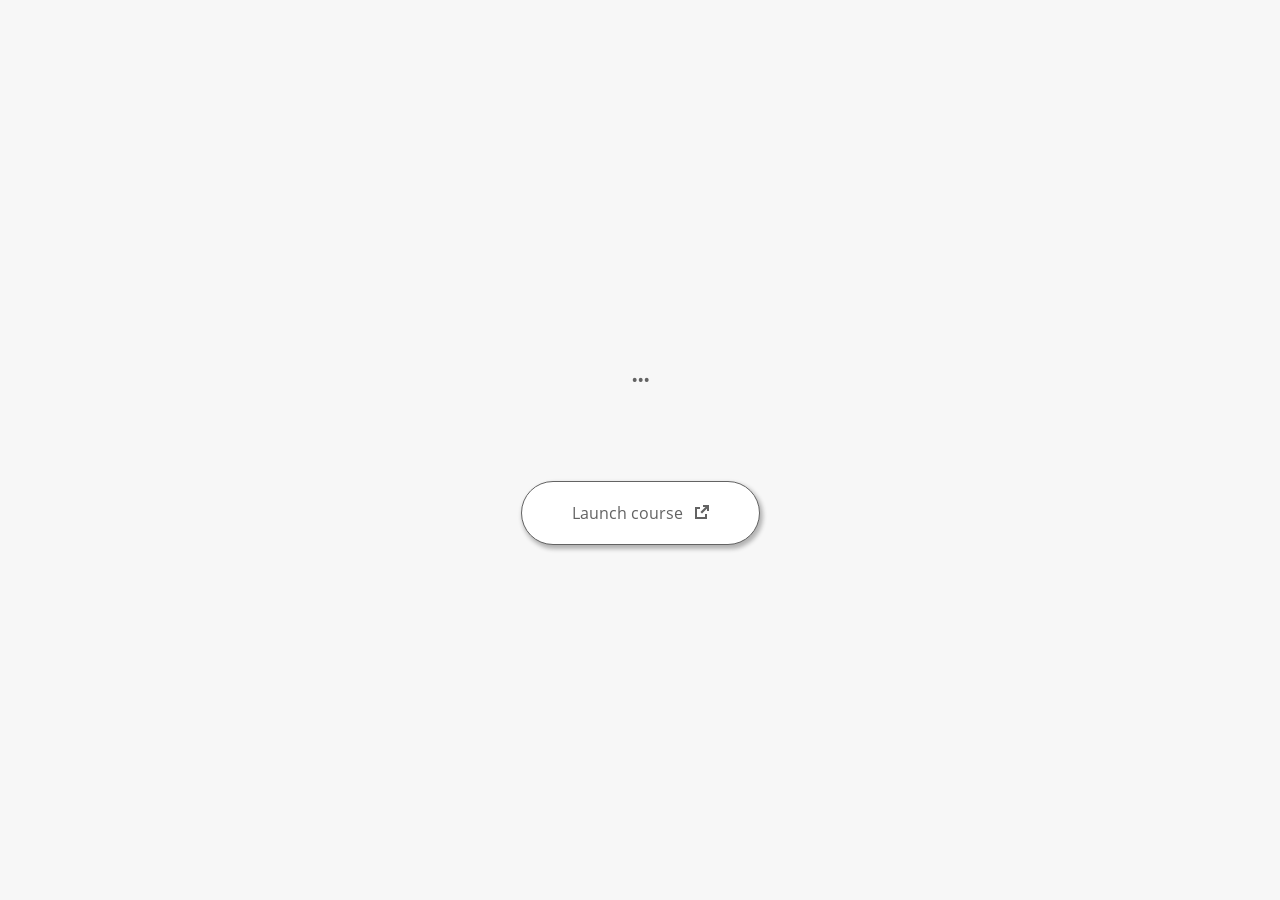
<file: launcher.html>
﻿<html lang="en-US">
	<head>
		<!-- Created using Storyline 360 - http://www.articulate.com  --> 
		<!-- version: 3.81.31200.0 --> 

		<title>...</title>
    <style>
      @font-face {
        font-family: "Open Sans Full";
        font-style: normal;
        font-weight: 400;
        src: local("Open Sans"),
             local("OpenSans"),
             url(html5/lib/stylesheets/mobile-fonts/open-sans-regular.woff) format("woff")
      }
      body {
        background-color: #F7F7F7;
      }
      h1 {
        color: #636363;
        font-family: "Open Sans Full", Helvetica, sans-serif;
        font-size: 150%;
        margin-bottom: 92px;
        padding-bottom: 0;
      }

      button {
        background-color: #FFF;
        border: 1px solid #636363;
        border-radius: 80px;
        box-shadow: 2px 3px 4px 1px rgba(39, 39, 39, 0.33);
        color: #636363;
        font-family: "Open Sans Full", Helvetica, sans-serif;
        font-size: 100%;
        padding: 20px 50px;
      }
      img {
        height: 15px;
        width: 15px;
        margin-left: 8px;
      }
    </style>
		<script>
			
			/******************************************************************************/
			//
			// NOTE TO DEVELOPERS:
			// The following code should be integrated with your web page in order to open
			// the presentation in a new window.  To launch the presentation immediately, 
			// simply copy the code below into your web page.  To launch the presentation
			// when a button or link is clicked, call LaunchPresentation when the onClick
			// event is triggered.
			//
			/******************************************************************************/		
		
		
			var Safari =  (navigator.appVersion.indexOf("Safari") >= 0);
			
			var g_bChromeless = false;
			var g_bResizeable = true;
			var g_nContentWidth = 297;
			var g_nContentHeight = 674;
			var g_strStartPage = "story.html" + document.location.search;
			var g_strBrowserSize = "optimal";
		
			function LaunchContent()
			{
				var nWidth = screen.availWidth;
				var nHeight = screen.availHeight;

				if (nWidth > g_nContentWidth && nHeight > g_nContentHeight && g_strBrowserSize != "fullscreen")
				{
					nWidth = g_nContentWidth;
					nHeight = g_nContentHeight;
					
					if (!Safari && !g_bChromeless)
					{
						nWidth += 17;
					}
				}

				// Build the options string
				var strOptions = "width=" + nWidth +",height=" + nHeight;
				if (g_bResizeable)
				{
					strOptions += ",resizable=yes"
				}
				else
				{
					strOptions += ",resizable=no"
				}

				if (g_bChromeless)
				{
					strOptions += ", status=0, toolbar=0, location=0, menubar=0, scrollbars=0";
				}
				else
				{
					strOptions += ", status=1, toolbar=1, location=1, menubar=1, scrollbars=1";
				}

				// Launch the URL
				if (Safari)
				{
					var oWnd = window.open("", "_blank", strOptions);
					oWnd.location = g_strStartPage;
				}
				else
				{
					window.open(g_strStartPage , "_blank", strOptions);
				}
			}

			
			
		</script>
		
	</head>
	
	<body onload="setTimeout('LaunchContent()', 100);">
		<center>
			<table width="100%" height="100%" border="0" cellpadding="0" cellspacing="0">
				<tr>
					<td>
						<center>
              <h1 tabIndex="-1">...</h1>
							<button onclick="LaunchContent()" aria-label="Launch course: opens in new window">Launch course <img src="story_content/external_window.png" style="border-style: none; height: 14px; width: 14px;" tabIndex="-1" aria-hidden="true"/></button>
						</center>
					</td>
				</tr>
			</table>
		</center>
	</body>
</html>
</file>
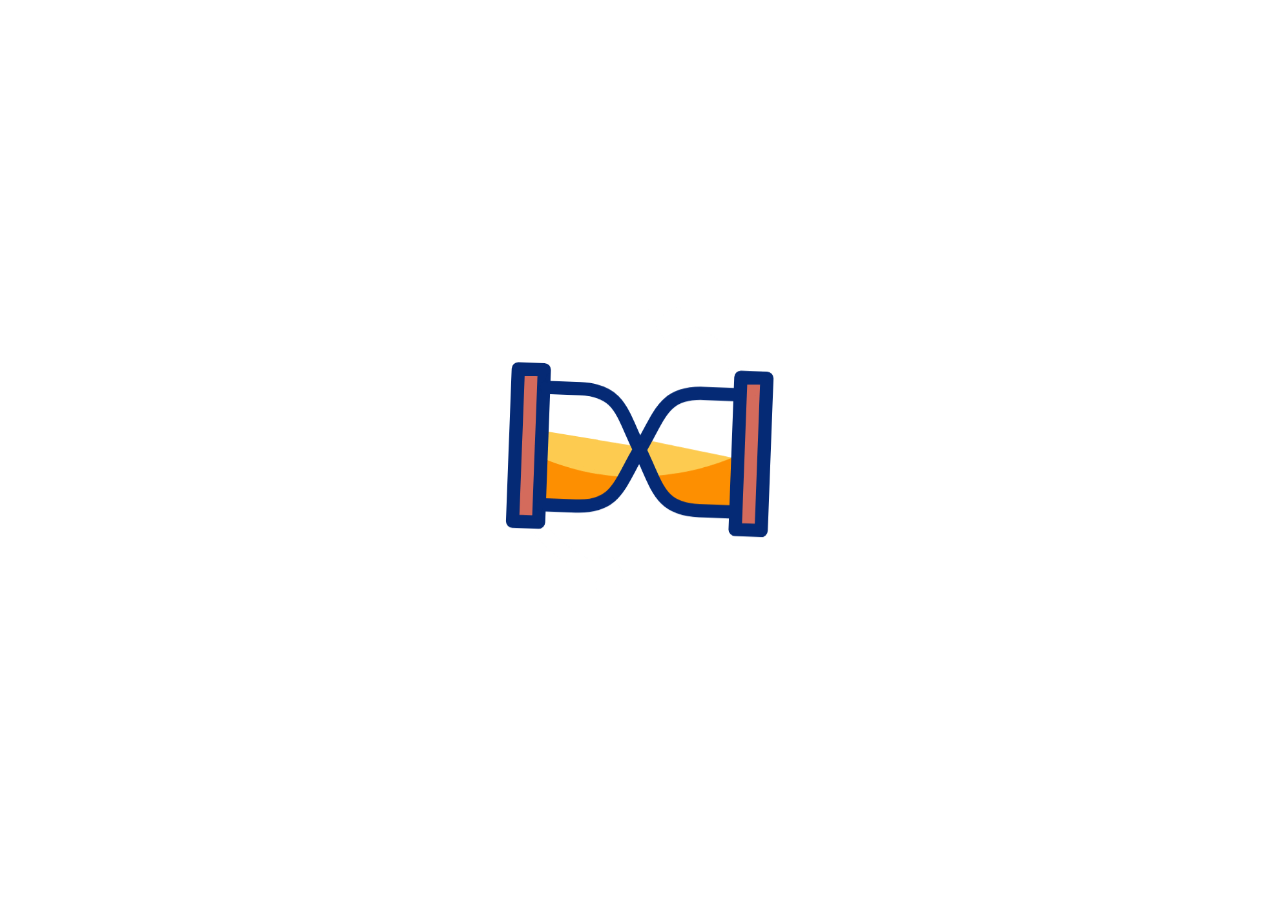
<file: story.html>
﻿<!doctype html>
<html lang="en-US">
<head>
  <meta charset="utf-8">
  <!-- Created using Storyline 360 - http://www.articulate.com  -->
  <!-- version: 3.81.31200.0 -->
  <title>...</title>
  <meta http-equiv="x-ua-compatible" content="IE=edge"/>
  <meta name="viewport" content="width=device-width,initial-scale=1,user-scalable=no,shrink-to-fit=no,minimal-ui"/>
  <meta name="apple-mobile-web-app-capable" content="yes"/>
  <style>
    html, body { height: 100%; padding: 0; margin: 0 }
    #app { height: 100%; width: 100%; }
  </style>

  <script>
    window.DS = {};
    window.globals = {
      DATA_PATH_BASE: '',
      HAS_FRAME: true,
      HAS_SLIDE: true,

      lmsPresent: false,
      tinCanPresent: false,
      cmi5Present: false,
      aoSupport: false,
      scale: 'noscale',
      captureRc: false,
      browserSize: 'optimal',
      bgColor: '#FFFFFF',
      features: 'BackgroundAudioTriggers,ConnectionMessages,DropIn1,DropIn2,DropIn3,DropIn4,DropIn5,LayerPresentAsDialog,MultiLineTextEntry,MultipleQuizTracking,UpdatedThemeEditor',
      themeName: 'unified',
      preloaderColor: '#8C8C8C',
      suppressAnalytics: false,
      productChannel: 'stable',
      publishSource: 'storyline',
      aid: 'aid|391be137-c903-49ad-8ada-443ad1ccc4b7',
      cid: '63bbdd2e-1c99-42ac-83bb-4efb84f0512e',
      playerVersion: '3.81.31200.0',
      publishTimestamp: '2024-10-26T13:54:57.3025633Z',
      maxIosVideoElements: 10,
      connectionSettings: { message: 'You%20are%20offline.%20Trying%20to%20reconnect...', useDarkTheme: true, mode: 'disabled' },

      
      parseParams: function(qs) {
        if (window.globals.parsedParams != null) {
          return window.globals.parsedParams;
        }
        qs = (qs || window.location.search.substr(1)).split('+').join(' ');
        var params = {},
            tokens,
            re = /[?&]?([^=]+)=([^&]*)/g;

        while (tokens = re.exec(qs)) {
          params[decodeURIComponent(tokens[1]).trim()] =
            decodeURIComponent(tokens[2]).trim();
        }
        window.globals.parsedParams = params;
        return params;
      }

    };
  </script>
  <script>
    var isIe11 = ('ActiveXObject' in window || window.MSBlobBuilder != null)
      && window.msCrypto != null && !window.ActiveXObject;
    if (isIe11) {
      window.globals.unsupportedBrowser = true;
      document.write(atob('[base64]'));
    }
  </script>
  
  <script>window.THREE = { };</script>
  
</head>
<body style="background: #FFFFFF" class="cs-HTML theme-unified">
  <!-- 360 -->
  <script>!function(){var e,i=/iPhone/i,o=/iPod/i,n=/iPad/i,t=/\biOS-universal(?:.+)Mac\b/i,r=/\bAndroid(?:.+)Mobile\b/i,a=/Android/i,d=/(?:SD4930UR|\bSilk(?:.+)Mobile\b)/i,p=/Silk/i,l=/Windows Phone/i,u=/\bWindows(?:.+)ARM\b/i,b=/BlackBerry/i,s=/BB10/i,c=/Opera Mini/i,f=/\b(CriOS|Chrome)(?:.+)Mobile/i,h=/Mobile(?:.+)Firefox\b/i,v=function(e){return void 0!==e&&"MacIntel"===e.platform&&"number"==typeof e.maxTouchPoints&&e.maxTouchPoints>1&&"undefined"==typeof MSStream};e=function(e){var m={userAgent:"",platform:"",maxTouchPoints:0};e||"undefined"==typeof navigator?"string"==typeof e?m.userAgent=e:e&&e.userAgent&&(m={userAgent:e.userAgent,platform:e.platform,maxTouchPoints:e.maxTouchPoints||0}):m={userAgent:navigator.userAgent,platform:navigator.platform,maxTouchPoints:navigator.maxTouchPoints||0};var g=m.userAgent,y=g.split("[FBAN");void 0!==y[1]&&(g=y[0]),void 0!==(y=g.split("Twitter"))[1]&&(g=y[0]);var A=function(e){return function(i){return i.test(e)}}(g),w={apple:{phone:A(i)&&!A(l),ipod:A(o),tablet:!A(i)&&(A(n)||v(m))&&!A(l),universal:A(t),device:(A(i)||A(o)||A(n)||A(t)||v(m))&&!A(l)},amazon:{phone:A(d),tablet:!A(d)&&A(p),device:A(d)||A(p)},android:{phone:!A(l)&&A(d)||!A(l)&&A(r),tablet:!A(l)&&!A(d)&&!A(r)&&(A(p)||A(a)),device:!A(l)&&(A(d)||A(p)||A(r)||A(a))||A(/\bokhttp\b/i)},windows:{phone:A(l),tablet:A(u),device:A(l)||A(u)},other:{blackberry:A(b),blackberry10:A(s),opera:A(c),firefox:A(h),chrome:A(f),device:A(b)||A(s)||A(c)||A(h)||A(f)},any:!1,phone:!1,tablet:!1};return w.any=w.apple.device||w.android.device||w.windows.device||w.other.device,w.phone=w.apple.phone||w.android.phone||w.windows.phone,w.tablet=w.apple.tablet||w.android.tablet||w.windows.tablet,w}(),"object"==typeof exports&&"undefined"!=typeof module?module.exports=e:"function"==typeof define&&define.amd?define((function(){return e})):this.isMobile=e}();
    window.isMobile.apple.tablet = window.isMobile.apple.tablet ||
      (navigator.platform === 'MacIntel' && navigator.maxTouchPoints > 1);
    window.isMobile.apple.device = window.isMobile.apple.device || window.isMobile.apple.tablet;
    window.isMobile.tablet = window.isMobile.tablet || window.isMobile.apple.tablet;
    window.isMobile.any = window.isMobile.any || window.isMobile.apple.tablet;
  </script>

  <div id="focus-sink" tabindex="-1"></div>

  <div id="preso"></div>
  <script>
    (function() {

      var classTypes = [ 'desktop', 'mobile', 'phone', 'tablet' ];

      var addDeviceClasses = function(prefix, testObj) {
        var curr, i;
        for (i = 0; i < classTypes.length; i++) {
          curr = classTypes[i];
          if (testObj[curr]) {
            document.body.classList.add(prefix + curr);
          }
        }
      };

      var params = window.globals.parseParams(),
          isDevicePreview = params.devicepreview === '1',
          isPhoneOverride = params.deviceType === 'phone' || (isDevicePreview && params.phone == '1'),
          isTabletOverride = (params.deviceType === 'tablet' || isDevicePreview) && !isPhoneOverride,
          isMobileOverride = isPhoneOverride || isTabletOverride;

      var deviceView = {
        desktop: !window.isMobile.any && !isMobileOverride,
        mobile: window.isMobile.any || isMobileOverride,
        phone: isPhoneOverride || (window.isMobile.phone && !isTabletOverride),
        tablet: isTabletOverride || window.isMobile.tablet
      };

      window.globals.deviceView = deviceView;
      window.isMobile.desktop = !window.isMobile.any;
      window.isMobile.mobile = window.isMobile.any;

      addDeviceClasses('view-', deviceView);

    })();
  </script>
  
  <script src='story_content/user.js' type=text/javascript></script>
  <div class="slide-loader"></div>

  <script>
    var doc = document, loader = doc.body.querySelector('.slide-loader'); [ 1, 2, 3 ].forEach(function(n) { var d = doc.createElement('div'); d.style.backgroundColor = window.globals.preloaderColor; d.classList.add('mobile-loader-dot'); d.classList.add('dot' + n); loader.appendChild(d); });
  </script>

  <div class="mobile-load-title-overlay" style="display: none">
    <div class="mobile-load-title">...</div>
  </div>

  <div class="mobile-chrome-warning"></div>

  
<style>
  .warn-connection-dialog {
    display: none;
    background: transparent;
    pointer-events: all;
    position: fixed;
    left: 0;
    top: 0;
    width: 100%;
    height: 100%;
    z-index: 999;
  }

  .warn-connection-content {
    pointer-events: all;
    border-radius: 4px;
    background: white;
    border: 1px solid #E7E7E7;
    color: #333333;
    box-shadow: 0 2px 4px rgba(0, 0, 0, 0.25);
    transition: all 150ms ease-out;
    position: absolute;
    white-space: nowrap;
  }

  .view-phone.is-landscape .warn-connection-content {
    left: 23px;
    bottom: 23px;
  }

  .view-tablet.is-landscape .warn-connection-content {
    left: 50%;
    top: 20px;
    transform: translateX(-50%);
  }

  .is-portrait .warn-connection-content {
    transform: translate(-50%, calc(-100% - 15px));
  }

  .warn-connection-content p {
    display: inline-block;
    margin: 0 8px 0 0;
    line-height: 33px;
    font-size: 11px;
  }

  .warn-connection-content svg {
    position: relative;
    vertical-align: middle;
    margin: 0 2px 2px 8px;
  }

  .view-desktop .warn-connection-content {
    left: 1.5em;
    bottom: 1.5em;
  }

  .view-desktop .warn-connection-content p {
    font-size: 1.1em;
  }

  .is-offline .warn-connection-dialog {
    display: block;
  }

  .is-offline .cs-panel * {
    pointer-events: none !important;
  }

  .is-offline .cs-panel {
    pointer-events: all !important;
  }

  .is-offline #nav-controls * {
    pointer-events: none !important;
  }

  .is-offline #nav-controls {
    pointer-events: all !important;
  }
</style>

<div class="warn-connection-dialog" role="alertdialog" aria-modal="true" tabindex="0" aria-labelledby="warn-connection-message">
  <div class="warn-connection-content">
    <svg width="17" height="15" viewBox="0 0 17 15" xmlns="http://www.w3.org/2000/svg">
      <path fill="#8F0000" stroke="white" d="M16.07,12.98 L15.88,12.23 L9.51,1.21 C8.97,0.26,7.6,0.26,7.06,1.21 L0.69,12.23 C0.15,13.16,0.81,14.36,1.91,14.36 H14.65 C15.47,14.36,16.05,13.7,16.07,12.98 Z"/>
      <path fill="white" stroke="white" d="M8.58,5.5 C8.35,5.28,8.5,5.35,8.21,5.32 C8.09,5.35,7.97,5.49,7.96,5.67 C7.97,5.79,7.98,5.92,7.98,6.04 L7.98,6.04 C7.99,6.17,8,6.31,8.01,6.43 L8.01,6.44 C8.03,6.92,8.06,7.41,8.09,7.9 L8.09,7.9 C8.12,8.39,8.14,8.88,8.17,9.37 C8.17,9.39,8.18,9.42,8.2,9.44 C8.23,9.46,8.25,9.47,8.28,9.47 C8.31,9.47,8.34,9.46,8.35,9.44 C8.37,9.43,8.38,9.4,8.39,9.35 L8.39,9.34 C8.39,9.24,8.4,9.15,8.4,9.05 L8.4,9.05 C8.41,8.96,8.41,8.86,8.42,8.75 C8.43,8.44,8.45,8.12,8.47,7.81 L8.47,7.81 C8.49,7.49,8.51,7.18,8.53,6.87 C8.55,6.46,8.56,6.05,8.59,5.64 L8.6,5.62 C8.6,5.57,8.59,5.53,8.58,5.5 L8.21,5.32 Z"/>
      <circle fill="white" stroke="white" cx="8.3" cy="11.35" r="0.3"/>
    </svg>
    <p id="warn-connection-message">You are offline. Trying to reconnect...</p>
  </div>
</div>

<script>
  (function() {
    window.DS.connection = {
      warningShown: false,
      assets: {},
      loadingAssetGroup: false,
      retryDelay: 500
    };

    var connectionSettings = window.globals.connectionSettings || {};

    // The `window.globals.features` variable must be set in `webpack.dev.config` when testing locally - it is not enough
    // to have it in the data - but it must be set there as well.
    var useConnectionMessages = window.AbortController != null &&
      window.location.protocol != 'file:' &&
      window.globals.features.indexOf('ConnectionMessages') != -1 &&
      connectionSettings.mode === 'normal';

    window.DS.connection.useConnectionMessages = useConnectionMessages;

    var assetCount = 0;
    var checkLoadedId;


    if (useConnectionMessages && connectionSettings != null) {
      var contentEl = document.querySelector('.warn-connection-content');
      var messageEl = contentEl.querySelector('p');

      if (connectionSettings.useDarkTheme) {
        contentEl.style.borderColor = '#BABBBA';
        contentEl.style.backgroundColor = '#282828';
        contentEl.style.color = '#FFFFFF';
      }

      if (connectionSettings.message != null) {
        messageEl.textContent = window.decodeURIComponent(connectionSettings.message);
      }
    }

    function checkAssetsReady() {
      for (var i in DS.connection.assets) {
        if (!DS.connection.assets[i].success) {
          return false;
        }
      }
      return true;
    }

    function stopAssetGroup() {
      if (!useConnectionMessages) { return; }

      assetCount = 0;

      DS.connection.oldAssetGroup = DS.connection.assets;
      DS.connection.assets = {};
      DS.connection.loadingAssetGroup = false;
      clearInterval(checkLoadedId);
    }

    function startAssetGroup() {
      if (!useConnectionMessages) { return; }
      var ticks = 0;
      clearInterval(checkLoadedId);
      checkLoadedId = setInterval(function() {
        var loaded = 0;
        if (assetCount === 0 && loaded === 0) {
          clearInterval(checkLoadedId);
          return;
        }

        for (var i in DS.connection.assets) {
          if (DS.connection.assets[i].success) {
            loaded++;
          }
        }

        if (assetCount === loaded && checkAssetsReady()) {
          for (var i in DS.connection.assets) {
            if (DS.connection.assets[i].action) {
              DS.connection.assets[i].action();
            }
          }
          hideWarning();
          stopAssetGroup();
        }
      }, 100)
    }

    function requiredAsset(url, action, retry, type) {
      if (!useConnectionMessages) { return; }
      if (DS.connection.assets[url]) { return; }

      DS.connection.assets[url] = {
        success: false, action: action, retry: retry, type: type
      };
      assetCount = Object.keys(DS.connection.assets).length;
      if (!DS.connection.loadingAssetGroup) {
        startAssetGroup();
      }
      DS.connection.loadingAssetGroup = true;
    }

    function assetLoaded(url) {
      if (!useConnectionMessages) { return; }
      if (DS.connection.assets[url]) {
        DS.connection.assets[url].success = true;
      }
    }

    function assetFailed(url) {
      if (!useConnectionMessages) { return; }
      if (!DS.connection.assets[url]) {
        if (/\.js$/.test(url) && url.indexOf('transcripts') === -1) {
          setTimeout(function() {
            if (DS.connection.lastSlideLoaded != null) {
              DS.connection.lastSlideLoaded();
            }
          }, DS.connection.retryDelay);
        }
        return;
      }
      if (!DS.connection.warningShown) { showWarning(); }
      if (DS.connection.assets[url].retry) {
        setTimeout(function() {
          if (!DS.connection.assets[url].success) {
            DS.connection.assets[url].retry()
          }
        }, DS.connection.retryDelay);
      }
    }

    function hideWarning() {
      document.body.classList.remove('is-offline');
      DS.connection.warningShown = false;
      enableKeys();
    }
    DS.connection.hideWarning = hideWarning

    function showWarning(btn) {
      document.body.classList.add('is-offline')
      DS.connection.warningShown = true;
      updateWarningPosition();
      disableKeys();
    }

    function updateWarningPosition() {
      if (!DS.connection.warningShown) {
        return;
      }

      var isPortrait = document.body.classList.contains('is-portrait');
      var warningEl = document.querySelector('.warn-connection-content');

      if (isPortrait) {
        var slide = document.querySelector('.primary-slide');
        var slideRect = slide.getBoundingClientRect();

        warningEl.style.top = `${slideRect.top}px`
        warningEl.style.left = `${slideRect.left + slideRect.width / 2}px`
      } else {
        warningEl.style.top = null;
        warningEl.style.left = null;
      }

      window.requestAnimationFrame(updateWarningPosition);
    }

    function onDisableKeyDown(e) {
      e.preventDefault();
      e.stopImmediatePropagation();
    }

    function onDisableKeyUp(e) {
      e.preventDefault();
      e.stopImmediatePropagation();
    }

    var accStyle = document.createElement('style');
    var warnDialogEl = document.querySelector('.warn-connection-dialog');

    function disableKeys() {
      if (DS.views.nsStack.length === 1) {
        DS.views.nsStack[0].tabReachable = false
        DS.views.nsStack[0].updateTabIndex(true, true);
      }

      accStyle.innerHTML = '.acc-shadow-dom { display: none; }';
      document.body.appendChild(accStyle);

      warnDialogEl.parentNode.append(warnDialogEl);
      warnDialogEl.focus();
    }

    function enableKeys() {
      document.body.removeChild(accStyle);
      if (DS.views.nsStack.length === 1 && DS.views.nsStack[0].name === '_frame') {
        DS.views.nsStack[0].tabReachable = true;
        DS.views.nsStack[0].updateTabIndex();
      }
    }

    // these will all be noops if the feature flag isn't set in
    // the data and `window.globals.features`
    DS.connection.requiredAsset = requiredAsset;
    DS.connection.assetLoaded = assetLoaded;
    DS.connection.assetFailed = assetFailed;
    DS.connection.stopAssetGroup = stopAssetGroup;
    DS.connection.startAssetGroup = startAssetGroup;
  })();
</script>


  <script>
    
    if (window.autoSpider && window.vInterfaceObject) {
      document.querySelector('.mobile-load-title-overlay').style.display = 'none';
    }
  </script>

  

  <link rel="stylesheet" href="html5/data/css/output.min.css" data-noprefix/>
</body>
<script src="html5/lib/scripts/bootstrapper.min.js"></script>
</html>
</file>
<file: html5/data/css/output.min.css>
@font-face {
  font-family: 'LatoBold Charset1_ BoldC4D01846';
  src: url('[data-uri]');
  font-style: normal;
  font-weight: normal;
}
@font-face {
  font-family: 'Lato Charset1_ 6iS8j7xD781E8AAA';
  src: url('[data-uri]');
  font-style: normal;
  font-weight: normal;
}
@font-face {
  font-family: 'Assistant Charset1_ 6oJ07F543AE';
  src: url('[data-uri]');
  font-style: normal;
  font-weight: normal;
}
@font-face {
  font-family: 'Assistant ExtraBoldBold46FE96F8';
  src: url('[data-uri]');
  font-style: normal;
  font-weight: normal;
}
@font-face {
  font-family: 'Assistant ExtraBoldBoldE7F85C2B';
  src: url('[data-uri]');
  font-style: normal;
  font-weight: normal;
}
@font-face {
  font-family: 'Arial Charset1_ 6rOG8WuD36334BB';
  src: url('[data-uri]');
  font-style: normal;
  font-weight: normal;
}
@font-face {
  font-family: 'ArialBold Charset1_BoldF85851EB';
  src: url('[data-uri]');
  font-style: normal;
  font-weight: normal;
}
@font-face {
  font-family: 'Open SansBold CharsBold184A55A9';
  src: url('[data-uri]');
  font-style: normal;
  font-weight: normal;
}
@font-face {
  font-family: 'Assistant Charset0_v9TY2353C929';
  src: url('[data-uri]');
  font-style: normal;
  font-weight: normal;
}
@font-face {
  font-family: 'Assistant ExtraBoldBold8000BAB2';
  src: url('[data-uri]');
  font-style: normal;
  font-weight: normal;
}
@font-face {
  font-family: 'Assistant ExtraBoldBoldB38847D2';
  src: url('[data-uri]');
  font-style: normal;
  font-weight: normal;
}
@font-face {
  font-family: 'Open Sans Charset0_v9TY33EDE6F2';
  src: url('[data-uri]');
  font-style: normal;
  font-weight: normal;
}
@font-face {
  font-family: 'Open SansBold CharsBoldE47A47C6';
  src: url('[data-uri]');
  font-style: normal;
  font-weight: normal;
}
.cs-HTML {
  background: rgba(255, 255, 255, 1);
}
.cs-pxabnsnfns00000000001 .cs-infopanel  {
  box-shadow: 0 1px 0 rgba(0, 0, 0, 0);
  background: rgba(255, 255, 255, 1);
}
.cs-pxabnsnfns00000000001 .cs-infopanel .cs-link {
  color: rgba(88, 88, 88, 1);
}
.cs-pxabnsnfns00000000001 .cs-infopanel .cs-link:hover {
  color: rgba(255, 255, 255, 1);
}
.cs-pxabnsnfns00000000001 .cs-infopanel .cs-name {
  color: rgba(68, 68, 68, 1);
}
.cs-pxabnsnfns00000000001 .cs-infopanel .cs-title {
  color: rgba(153, 153, 153, 1);
}
.cs-pxabnsnfns00000000001 .cs-infopanelpopup  {
  box-shadow: 0 1px 0 rgba(0, 0, 0, 0);
  background: rgba(0, 0, 0, 0);
}
.cs-pxabnsnfns00000000001 .cs-infopanelpopup .cs-link {
  color: rgba(255, 0, 0, 1);
}
.cs-pxabnsnfns00000000001 .cs-infopanelpopup .cs-link:hover {
  color: rgba(255, 255, 255, 1);
}
.cs-pxabnsnfns00000000001 .cs-infopanelpopup .cs-name {
  color: rgba(255, 255, 255, 1);
}
.cs-pxabnsnfns00000000001 .cs-infopanelpopup .cs-bio {
  color: rgba(88, 88, 88, 1);
}
.cs-pxabnsnfns00000000001 .cs-timer  {
  color: rgba(88, 88, 88, 1);
}
.cs-pxabnsnfns00000000001 .cs-duration stop:first-child {
  stop-color: rgba(220, 220, 220, 1);
}
.cs-pxabnsnfns00000000001 .cs-duration stop:last-child {
  stop-color: rgba(220, 220, 220, 1);
}
.cs-pxabnsnfns00000000001 .cs-elapsed stop:first-child {
  stop-color: rgba(254, 227, 71, 1);
}
.cs-pxabnsnfns00000000001 .cs-elapsed stop:last-child {
  stop-color: rgba(254, 227, 71, 1);
}
.cs-pxabnsnfns00000000001 .cs-timer .cs-pie .cs-innerstroke {
  stroke: rgba(199, 199, 199, 1);
}
.cs-pxabnsnfns00000000001 .cs-timer .cs-pie .cs-innerborder {
  stroke: rgba(255, 255, 255, 1);
}
.cs-pxabnsnfns00000000001 .cs-window  {
  box-shadow: 0 8px 5px rgba(0, 0, 0, 0.2);
  border-color: rgba(49, 99, 0, 1);
  background: rgba(250, 250, 250, 1);
  color: rgba(70, 70, 70, 1);
}
.cs-pxabnsnfns00000000001 .cs-window .cs-diva {
  border-color: rgba(0, 0, 0, 0);
}
.cs-pxabnsnfns00000000001 .cs-window .cs-divb {
  border-color: rgba(0, 0, 0, 0);
}
.cs-pxabnsnfns00000000001 .cs-editor .cs-editor-slide {
  color: rgba(255, 255, 255, 1);
}
.cs-pxabnsnfns00000000001 .cs-editor .cs-editor-html {
  color: rgba(70, 70, 70, 1);
}
.cs-pxabnsnfns00000000001 .cs-editor .cs-editor-button {
  text-shadow: 0 1px 0 rgba(0, 0, 0, 0);
  color: rgba(255, 255, 255, 1);
  border-color: rgba(33, 68, 0, 1);
  background: rgba(60, 124, 0, 1);
}
.cs-pxabnsnfns00000000001 .cs-editor .cs-editor-button:hover {
  background: rgba(66, 142, 0, 1);
}
.cs-pxabnsnfns00000000001 .cs-editor .cs-editor-button:active {
  background: rgba(46, 93, 0, 1);
}
.cs-pxabnsnfns00000000001 .cs-listitem  {
  color: rgba(70, 70, 70, 1);
  border-color: none;
  border: 1px solid transparent;
}
.cs-pxabnsnfns00000000001 .cs-listitem:hover {
  background: rgba(0, 0, 0, 0.05);
  border-color: rgba(142, 143, 142, 1) !important;
  border-width: 1px;
  border-radius: 2px;
  border-style: solid;
  box-sizing: border-box;
}
.cs-pxabnsnfns00000000001 .cs-listitem.hover {
  background: rgba(0, 0, 0, 0.05);
  border-color: rgba(142, 143, 142, 1) !important;
  border-width: 1px;
  border-radius: 2px;
  border-style: solid;
  box-sizing: border-box;
}
.cs-pxabnsnfns00000000001 .cs-glossary  {
  color: rgba(70, 70, 70, 1);
}
.cs-pxabnsnfns00000000001 .cs-glossary .cs-scrolling-panel {
  background: rgba(0, 0, 0, 0);
}
.cs-pxabnsnfns00000000001 .cs-glossary .cs-term.cs-selected .cs-choice-list-trigger {
  color: rgba(255, 255, 255, 1);
  background: rgba(255, 255, 255, 1);
}
.cs-pxabnsnfns00000000001 .cs-glossary .cs-term.cs-selected .cs-choice-list-trigger:focus {
  color: rgba(255, 255, 255, 1);
  background: rgba(255, 255, 255, 1);
}
.cs-pxabnsnfns00000000001 .cs-glossary .cs-term:hover .cs-choice-list-trigger {
  background: rgba(70, 70, 70, 1);
}
.cs-pxabnsnfns00000000001 .cs-glossary .cs-term.hover .cs-choice-list-trigger {
  background: rgba(70, 70, 70, 1);
}
.cs-pxabnsnfns00000000001 .cs-glossary .cs-term .cs-choice-list-trigger:focus {
  background: rgba(70, 70, 70, 1);
}
.cs-pxabnsnfns00000000001 .cs-glossary .cs-diva {
  border-color: rgba(0, 0, 0, 0);
}
.cs-pxabnsnfns00000000001 .cs-glossary .cs-divb {
  border-color: rgba(0, 0, 0, 0);
}
.cs-pxabnsnfns00000000001 .cs-glossary .cs-divc {
  border-color: rgba(0, 0, 0, 0);
}
.cs-pxabnsnfns00000000001 .cs-glossary .cs-heading {
  color: rgba(44, 47, 48, 1);
  font-weight: 700;
}
.note-content p span {
  color: rgba(70, 70, 70, 1);
  line-height: 1.4em;
  font-size: 103.769%;
}
.cs-pxabnsnfns00000000001 .cs-resource .cs-separator {
  border-color: rgba(0, 0, 0, 0);
}
.cs-pxabnsnfns00000000001 .cs-outline  {
  color: rgba(45, 45, 45, 1);
}
.cs-pxabnsnfns00000000001 .cs-outline .cs-diva {
  border-color: rgba(0, 0, 0, 0);
}
.cs-pxabnsnfns00000000001 .cs-outline .cs-divb {
  border-color: rgba(0, 0, 0, 0);
}
.cs-pxabnsnfns00000000001 .cs-outline .cs-divc {
  border-color: rgba(0, 0, 0, 0);
}
.cs-pxabnsnfns00000000001 .cs-outline .cs-search-filter:hover {
  color: rgba(0, 0, 0, 0);
}
.cs-pxabnsnfns00000000001 .cs-outline .cs-search-filter.hover {
  color: rgba(0, 0, 0, 0);
}
.cs-pxabnsnfns00000000001 .cs-transcript  {
  color: rgba(255, 255, 255, 1);
}
.cs-pxabnsnfns00000000001 .cs-transcript .cs-div {
  border-color: rgba(0, 0, 0, 0);
}
.cs-pxabnsnfns00000000001 .cs-tabs:not(.topmenu-item) {
  color: rgba(39, 43, 44, 1);
}
.cs-pxabnsnfns00000000001 .cs-tabs .cs-inner-button:not(.topmenu-item) {
  text-shadow: 0 1px 0 rgba(0, 0, 0, 0);
}
.cs-pxabnsnfns00000000001 .cs-tabs:hover:not(.topmenu-item) {
  color: rgba(39, 43, 44, 1);
}
.cs-pxabnsnfns00000000001 .cs-tabs.cs-selected {
  background: rgba(0, 0, 0, 0);
  color: rgba(39, 43, 44, 1);
}
.cs-pxabnsnfns00000000001 .cs-seekcontrol  {
  background: rgba(0, 0, 0, 0);
  border-color: rgba(0, 0, 0, 0);
}
.cs-pxabnsnfns00000000001 .cs-seekcontrol .cs-button:hover .cs-icon {
  fill: rgba(255, 255, 255, 1);
}
.cs-pxabnsnfns00000000001 .cs-seekcontrol .cs-button.hover .cs-icon {
  fill: rgba(255, 255, 255, 1);
}
.cs-pxabnsnfns00000000001 .cs-seekcontrol .cs-button .cs-icon-shadow {
  fill: rgba(0, 0, 0, 0);
}
.cs-pxabnsnfns00000000001 .cs-seekcontrol .cs-button .cs-icon {
  fill: rgba(140, 140, 140, 1);
}
.cs-pxabnsnfns00000000001 .cs-seekcontrol .cs-seek .cs-fill {
  background: rgba(255, 255, 255, 0.6);
}
.cs-pxabnsnfns00000000001 .cs-seekcontrol .cs-seek {
  background: rgba(142, 143, 142, 1);
  border-color: rgba(0, 0, 0, 0);
}
.cs-pxabnsnfns00000000001 .cs-searchinput .cs-input {
  color: rgba(70, 70, 70, 1);
  border-color: rgba(0, 0, 0, 0);
  background: rgba(0, 0, 0, 0.05);
}
.cs-pxabnsnfns00000000001 .cs-searchinput .cs-input:focus {
  color: rgba(44, 47, 48, 1);
  background: rgba(41, 41, 41, 1);
}
.cs-pxabnsnfns00000000001 .cs-searchinput .cs-input:hover {
  box-shadow: inset 0 0 1px 0 rgba(69, 126, 19, 0);
}
.cs-pxabnsnfns00000000001 .cs-searchinput .cs-input.hover {
  box-shadow: inset 0 0 1px 0 rgba(69, 126, 19, 0);
}
.cs-pxabnsnfns00000000001 .cs-searchinput .cs-button .cs-icon {
  fill: rgba(88, 88, 88, 1);
}
.cs-pxabnsnfns00000000001 .cs-searchinput .cs-button:hover {
  fill: rgba(63, 133, 0, 1);
}
.cs-pxabnsnfns00000000001 .cs-searchinput .cs-button.hover {
  fill: rgba(63, 133, 0, 1);
}
.cs-pxabnsnfns00000000001 .cs-menu  {
  box-shadow: 0 1px 0 rgba(0, 0, 0, 0);
  background: rgba(250, 250, 250, 1);
}
.cs-pxabnsnfns00000000001 .cs-topmenu-item.active .cs-tab {
  background: rgba(250, 250, 250, 1);
}
.cs-pxabnsnfns00000000001 .cs-logo  {
  box-shadow: 0 1px 0 rgba(37, 75, 0, 1);
  background: rgba(255, 255, 255, 0);
}
.cs-pxabnsnfns00000000001 .cs-checkbox  {
  color: rgba(255, 255, 255, 1);
}
.cs-pxabnsnfns00000000001 .cs-checkbox:hover {
  border-color: rgba(175, 221, 130, 1);
}
.cs-pxabnsnfns00000000001 .cs-checkbox.hover {
  border-color: rgba(175, 221, 130, 1);
}
.cs-pxabnsnfns00000000001 .cs-checkbox .cs-box {
  color: rgba(255, 255, 255, 1);
  border-color: rgba(42, 83, 0, 1);
}
.cs-pxabnsnfns00000000001 .cs-checkbox .cs-box:checked::after {
  color: rgba(43, 196, 0, 1);
}
.cs-pxabnsnfns00000000001 .cs-button  {
  text-shadow: 0 1px 0 rgba(0, 0, 0, 0);
  color: rgba(88, 88, 88, 1);
  border-color: rgba(0, 0, 0, 0);
  background: rgba(0, 0, 0, 0);
  box-shadow: 0 1px 0 rgba(0, 0, 0, 0);
}
.cs-pxabnsnfns00000000001 .cs-button .cs-icon {
  fill: rgba(88, 88, 88, 1);
}
.cs-pxabnsnfns00000000001 .cs-button .cs-icon-shadow {
  fill: rgba(0, 0, 0, 0);
}
.cs-pxabnsnfns00000000001 .cs-button:hover {
  background: rgba(39, 43, 44, 1);
}
.cs-pxabnsnfns00000000001 .cs-button.hover {
  background: rgba(39, 43, 44, 1);
}
.cs-pxabnsnfns00000000001 .cs-button:active {
  background: rgba(0, 0, 0, 0);
}
.cs-pxabnsnfns00000000001 .cs-button.cs-disabled:hover {
  background: rgba(0, 0, 0, 0);
}
.cs-pxabnsnfns00000000001 .cs-button.cs-disabled.hover {
  background: rgba(0, 0, 0, 0);
}
.cs-pxabnsnfns00000000001 .cs-button.cs-disabled:active {
  background: rgba(0, 0, 0, 0);
}
.cs-pxabnsnfns00000000001 .cs-button.cs-volume:hover {
  background: rgba(0, 0, 0, 0);
}
.cs-pxabnsnfns00000000001 .cs-button.cs-volume.hover {
  background: rgba(0, 0, 0, 0);
}
.cs-pxabnsnfns00000000001 .cs-button.cs-volume:active {
  background: rgba(0, 0, 0, 0);
}
.cs-pxabnsnfns00000000001.cs-base  {
  color: rgba(88, 88, 88, 1);
  border-color: rgba(255, 255, 255, 0);
  background: rgba(255, 255, 255, 1);
}
.cs-pxabnsnfns00000000001.cs-base .cs-separator .cs-diva {
  background: rgba(250, 250, 250, 1);
}
.cs-pxabnsnfns00000000001.cs-base .cs-separator .cs-divb {
  background: rgba(0, 0, 0, 0);
}
.cs-pxabnsnfns00000000001.cs-base .cs-topmenu-item.active .cs-tab {
  border-color: rgba(250, 250, 250, 1);
}
.cs-pxabnsnfns00000000001.cs-base .cs-topmenu-item.active .cs-panel {
  border-color: rgba(250, 250, 250, 1);
}
.cs-pxabnsnfns00000000001.cs-base .cs-left {
  background: rgba(250, 250, 250, 1);
}
.cs-pxabnsnfns00000000001.cs-base .cs-area-primary .cs-slide-container {
  background: rgba(255, 255, 255, 1);
}
.cs-pxabnsnfns00000000001.cs-base.cs-custom-theme .cs-brandhighlight-bg {
  background: rgba(72, 147, 184, 1) !important;
}
.cs-pxabnsnfns00000000001.cs-base.cs-custom-theme .cs-brandhighlight-secondary-bg {
  background: rgba(72, 147, 184, 1) !important;
}
.cs-pxabnsnfns00000000001.cs-base.cs-custom-theme .cs-brandhighlight-border {
  border-color: rgba(72, 147, 184, 1) !important;
}
.cs-pxabnsnfns00000000001.cs-base.cs-custom-theme .cs-brandhighlight-text {
  color: rgba(72, 147, 184, 1) !important;
}
.cs-pxabnsnfns00000000001.cs-base.cs-custom-theme .cs-brandhighlight-fill {
  fill: rgba(72, 147, 184, 1) !important;
}
.cs-pxabnsnfns00000000001.cs-base.cs-custom-theme .cs-listitem.cs-selected {
  background-color: rgba(0, 0, 0, 0.05) !important;
}
.cs-pxabnsnfns00000000001 .cs-volume::-moz-range-thumb {
  border-color: rgba(43, 85, 0, 1);
  box-shadow: inset 0 0 1px 0 rgba(43, 85, 0, 1);
  background: rgba(255, 255, 255, 1);
}
.cs-pxabnsnfns00000000001 .cs-volume::-ms-thumb {
  border-color: rgba(43, 85, 0, 1);
  box-shadow: inset 0 0 1px 0 rgba(43, 85, 0, 1);
  background: rgba(255, 255, 255, 1);
}
.cs-pxabnsnfns00000000001 .cs-volume::-webkit-slider-thumb {
  border-color: rgba(43, 85, 0, 1);
  box-shadow: inset 0 0 1px 0 rgba(43, 85, 0, 1);
  background: rgba(255, 255, 255, 1);
}
.cs-pxabnsnfns00000000001 .cs-volume::-moz-range-track {
  border-color: rgba(66, 140, 1, 1);
  background: rgba(142, 143, 142, 1);
}
.cs-pxabnsnfns00000000001 .cs-volume::-ms-track {
  border-color: rgba(66, 140, 1, 1);
  background: rgba(142, 143, 142, 1);
}
.cs-pxabnsnfns00000000001 .cs-volume::-webkit-slider-runnable-track {
  border-color: rgba(66, 140, 1, 1);
  background: rgba(142, 143, 142, 1);
}
body.show-focus .tab-focus-box {
  box-shadow: 0 0 0 1px rgba(255, 255, 0, 1), 0 0 0 3px rgba(0, 32, 96, 1), 0 0 5px 5px rgba(255, 255, 0, 1);
  border-color: transparent;
  outline: 2px transparent solid;
}
.skipnav {
  box-shadow: 0 0 0 1px rgba(255, 255, 0, 1), 0 0 0 3px rgba(0, 32, 96, 1), 0 0 5px 5px rgba(255, 255, 0, 1);
  border-color: transparent;
  outline: 2px transparent solid;
}
.cs-pxabnsnfns00000000001 .cs-listitem:hover {
  color: none;
}
.cs-pxabnsnfns00000000001 .cs-listitem.hover {
  color: none;
}
.cs-pxabnsnfns00000000001 .cs-listitem.cs-viewed {
  color: #464646;
}
.cs-pxabnsnfns00000000001 .cs-listitem {
  color: #464646;
}
.cs-pxabnsnfns00000000001 .cs-listitem:hover .cs-icon-carrot * {
  fill: none;
}
.cs-pxabnsnfns00000000001 .cs-listitem.hover .cs-icon-carrot * {
  fill: none;
}
.cs-pxabnsnfns00000000001 .cs-listitem .cs-icon-carrot {
  color: none;
  top: calc(3px);
}
.cs-pxabnsnfns00000000001 .cs-listitem .cs-icon-carrot .cs-shadow {
  color: #2C2F30;
}
.cs-pxabnsnfns00000000001 .item-collapsible .is-scene {
  color: #2C2F30 !important;
  font-weight: 700;
}
.cs-pxabnsnfns00000000001 .is-scene .cs-icon-carrot * {
  color: #2C2F30 !important;
  font-weight: 700;
}
.cs-pxabnsnfns00000000001 .is-scene:not(.outline-links-collapse) > a {
  color: #2C2F30;
}
.cs-pxabnsnfns00000000001 .is-scene:not(.outline-links-collapse) .cs-icon-carrot * {
  fill: none !important;
  color: #2C2F30 !important;
}
.cs-pxabnsnfns00000000001 .tabs, .cs-pxabnsnfns00000000001 .cs-logo {
  border-bottom: 1px solid rgba(142, 143, 142, 1);
}
.cs-pxabnsnfns00000000001 .area-secondary-wrapper:after {
  background-image: url('[data-uri]');
  background-size: 100%;
}
.cs-pxabnsnfns00000000001 .panel-footer {
  background: #FAFAFA;
}
.cs-pxabnsnfns00000000001 #outline-search {
  background: rgba(0, 0, 0, 0.05);
  border-color: rgba(142, 143, 142, 1);
  border-width: 1px;
  border-style: solid;
}
.cs-pxabnsnfns00000000001 .topmenu-panel #outline-search {
  background: #EAEAEA;
}
.cs-pxabnsnfns00000000001 .search-icon circle, .cs-pxabnsnfns00000000001 .search-icon path {
  stroke: #585858;
}
.cs-pxabnsnfns00000000001 #outline-search input[type   =search] {
  color: #2C2F30;
}
.cs-pxabnsnfns00000000001 #outline-search ::-webkit-input-placeholder {
  color: #464646 !important;
}
.cs-pxabnsnfns00000000001 #outline-search :-ms-input-placeholder {
  color: #464646 !important;
}
.cs-pxabnsnfns00000000001 #outline-search ::-moz-placeholder {
  color: #464646 !important;
  opacity: 1;
}
.cs-pxabnsnfns00000000001 .cs-topmenu-item.active, body:not(.is-touchable-tablet) .cs-pxabnsnfns00000000001 .cs-topmenu-item:hover {
  color: #272B2C;
}
.cs-pxabnsnfns00000000001 .cs-topmenu-item.button-tapped {
  color: #272B2C;
}
.cs-pxabnsnfns00000000001 .cs-topmenu-item.active .cs-tab, .cs-pxabnsnfns00000000001 .cs-topmenu-item .cs-tab {
  background: transparent !important;
  border: none !important;
}
.cs-pxabnsnfns00000000001 .top-tabs-drop-icon div {
  background: #585858;
}
.cs-pxabnsnfns00000000001 .cs-panel.topmenu-panel .panel-content, .cs-pxabnsnfns00000000001 .top-tabs-drop {
  background: #FAFAFA;
}
.cs-pxabnsnfns00000000001 .cs-topmenu-item.active .cs-panel {
  background: #FAFAFA;
}
.cs-pxabnsnfns00000000001 .cs-menu.topmenu-panel, .cs-pxabnsnfns00000000001 .top-tabs-drop {
  border: 1px solid rgba(250, 250, 250, 1) !important;
  border-radius: 3px;
}
.cs-pxabnsnfns00000000001 .resources .resources-list a:hover {
  background: rgba(0, 0, 0, 0.05);
}
body:not(.is-touchable-tablet) .cs-pxabnsnfns00000000001 .resources .resources-list a:hover {
  background: rgba(0, 0, 0, 0.05);
}
.cs-pxabnsnfns00000000001 .resources .resources-list a.hover {
  background: rgba(0, 0, 0, 0.05);
}
body:not(.is-touchable-tablet) .cs-pxabnsnfns00000000001 .resources .resources-list a.hover {
  background: rgba(0, 0, 0, 0.05);
}
.cs-pxabnsnfns00000000001 .resources .resources-list a.button-tapped {
  background: rgba(0, 0, 0, 0.05);
}
.cs-pxabnsnfns00000000001 .cs-icon path, .cs-pxabnsnfns00000000001 .cs-icon rect, .cs-pxabnsnfns00000000001 .cs-icon polygon, .cs-pxabnsnfns00000000001 .menu-icon-wrapper.menu-icon-wrapper-hover path {
  fill: #585858;
}
.cs-pxabnsnfns00000000001 .cs-icon .icon-stroke-only {
  fill: none !important;
  stroke: #585858 !important;
}
body:not(.is-touchable-tablet) .cs-pxabnsnfns00000000001 .cs-button:hover .cs-icon path, body:not(.is-touchable-tablet) .cs-pxabnsnfns00000000001 .cs-button:hover .cs-icon rect, body:not(.is-touchable-tablet) .cs-pxabnsnfns00000000001 .cs-button:hover .cs-icon polygon {
  fill: #272B2C;
}
body:not(.is-touchable-tablet) .cs-pxabnsnfns00000000001 .cs-tabs:hover .search-icon circle, body:not(.is-touchable-tablet) .cs-pxabnsnfns00000000001 .cs-tabs:hover .search-icon path {
  stroke: #272B2C;
}
.cs-pxabnsnfns00000000001 .cs-button.button-tapped .cs-icon path, .cs-pxabnsnfns00000000001 .cs-button.button-tapped .cs-icon rect, .cs-pxabnsnfns00000000001 .cs-button.button-tapped .cs-icon polygon {
  fill: #272B2C;
}
body:not(.is-touchable-tablet) .cs-pxabnsnfns00000000001 .cs-button:hover .cs-icon .icon-stroke-only {
  fill: none !important;
  stroke: #272B2C !important;
}
.cs-pxabnsnfns00000000001 .cs-button:button-tapped .cs-icon .icon-stroke-only {
  fill: none !important;
  stroke: #272B2C !important;
}
.cs-pxabnsnfns00000000001 .menu-icon-wrapper.menu-icon-wrapper-hover svg path {
  fill: #272B2C;
}
.floating-sidebar:not(.sidebar-closed) .cs-pxabnsnfns00000000001 #hamburger .menu-icon-wrapper svg path {
  fill: #BABBBA;
}
.floating-sidebar:not(.sidebar-closed) .cs-pxabnsnfns00000000001 #hamburger .menu-icon-wrapper.menu-icon-wrapper-hover svg path {
  fill: #F8F8F8;
}
.cs-pxabnsnfns00000000001 .volume .btn:before {
  background-image: url('[data-uri]');
}
.cs-pxabnsnfns00000000001 .volume-track {
  background: #8E8F8E;
}
.cs-pxabnsnfns00000000001 .volume-icon circle {
  stroke: #585858;
}
.cs-pxabnsnfns00000000001 .cs-settings > .settings-panel {
  background: #FAFAFA;
  border: 1px solid rgba(250, 250, 250, 1) !important;
  border-radius: 3px;
}
.cs-pxabnsnfns00000000001 .cs-settings > .panel-down-arrow {
  fill: #FAFAFA;
}
.cs-pxabnsnfns00000000001 .switch-toggle .border {
  stroke: #919191;
}
.cs-pxabnsnfns00000000001 .switch-toggle .thumb-off .thumb {
  fill: #585858;
}
.cs-pxabnsnfns00000000001 .switch-toggle .thumb-on .track {
  fill: rgba(72, 147, 184, 0.3);
}
.cs-pxabnsnfns00000000001 .switch-toggle .thumb-off .track {
  fill: rgba(233, 233, 233, 1);
}
.cs-pxabnsnfns00000000001 .switch-label {
  color: #464646;
}
.cs-pxabnsnfns00000000001 .cs-panel .scrollarea-btn:after {
  background: rgba(88, 88, 88, 0.8);
}
.scrollarea-scrollbar:hover .scrollarea-btn:after, .scrollarea-scrollbar.highlight-scrollbar .scrollarea-btn:after {
  background: rgba(88, 88, 88, 0.8);
}
.floating-sidebar .sidebar-overlay {
  background: rgba(0, 0, 0, 0.85);
}
.cs-pxabnsnfns00000000001 .overlay-message {
  background: rgba(0, 0, 0, 0.85);
}
.cs-pxabnsnfns00000000001 .top-ui-bg, .cs-pxabnsnfns00000000001 .bottom-ui-bg, .cs-pxabnsnfns00000000001 .right-ui-bg, .cs-pxabnsnfns00000000001 .left-ui-bg {
  background: rgba(255, 255, 255, 0.8);
}
.cs-pxabnsnfns00000000001 .circle-progress-bg {
  fill: #FFFFFF;
}
.cs-pxabnsnfns00000000001 .circle-progress-well {
  fill: #8E8F8E;
}
.cs-pxabnsnfns00000000001 .circle-progress-pie {
  stroke: #8E8F8E;
}
.cs-pxabnsnfns00000000001 .lightbox .option-pane {
  background: rgba(255, 255, 255, 0.8);
}
.cs-pxabnsnfns00000000001 .lightbox .option-pane:before {
  background: #FFFFFF;
}
.cs-pxabnsnfns00000000001 .message-window {
  background: #FAFAFA;
  border: 1px solid rgba(70, 70, 70, 1) !important;
  border-radius: 3px;
}
.cs-pxabnsnfns00000000001 .message-window-header p, .cs-pxabnsnfns00000000001 .message-window-text {
  color: #464646;
}
.cs-pxabnsnfns00000000001 .message-window-header p {
  border-bottom: 1px solid rgba(70, 70, 70, 1);
}
.cs-pxabnsnfns00000000001 .message-window button.slide-object-button {
  border: 1px solid rgba(70, 70, 70, 1) !important;
}
.cs-pxabnsnfns00000000001 .message-window button.slide-object-button:hover {
  background: rgba(0, 0, 0, 0.05) !important;
}
.message-window .slide-object-button tspan, .message-window .slide-object-button-text tspan {
  fill: #464646 !important;
}
body:not(.is-touchable-tablet) .cs-pxabnsnfns00000000001 .cs-button:hover .text {
  color: #272B2C;
}
.cs-pxabnsnfns00000000001 .cs-button.button-tapped .text {
  color: #272B2C;
}
.cs-pxabnsnfns00000000001.cs-base {
  background: #FFFFFF;
}
.cs-pxabnsnfns00000000001 .cs-menu {
  background: transparent;
}
.cs-pxabnsnfns00000000001 .progress-bar .progress-bar-fill:after {
  background: #4893B8 !important;
}
.cs-pxabnsnfns00000000001 .volume-dot {
  background: #4893B8 !important;
}
.fn-npnxnanbsnfns00000000001 {
  font-family: 'Lato22AB4CAF';
  -webkit-font-variant-ligatures: no-common-ligatures;
  font-variant-ligatures: no-common-ligatures;
}
.fn-pxabnsnfns00000000001 {
  font-family: 'Lato22AB4CAF';
  -webkit-font-variant-ligatures: no-common-ligatures;
  font-variant-ligatures: no-common-ligatures;
}
.fn-npxnabnsnfns00000000001 {
  font-family: 'Lato22AB4CAF';
  -webkit-font-variant-ligatures: no-common-ligatures;
  font-variant-ligatures: no-common-ligatures;
}
.fn-npnxnanbnsnfns00000000001 {
  font-family: 'Lato22AB4CAF';
  -webkit-font-variant-ligatures: no-common-ligatures;
  font-variant-ligatures: no-common-ligatures;
}
.fn-pxabnsnfns00000000000 {
  font-family: 'Lato22AB4CAF';
  -webkit-font-variant-ligatures: no-common-ligatures;
  font-variant-ligatures: no-common-ligatures;
}
@font-face {
  font-family: 'Lato22AB4CAF';
  src: url('[data-uri]');
  font-style: normal;
  font-weight: bold;
}
@font-face {
  font-family: 'Lato22AB4CAF';
  src: url('[data-uri]');
  font-style: normal;
  font-weight: normal;
}
.cs-InvalidPromptSlide .cs-5itUx5E9JwU-InvalidPromptSlide-btn0 {
  color: rgba(255, 255, 255, 1);
  border-color: rgba(33, 68, 0, 1);
  background: rgba(60, 124, 0, 1);
  text-shadow: 0 1px 0 rgba(0, 0, 0, 0);
}
.cs-InvalidPromptSlide .cs-5itUx5E9JwU-InvalidPromptSlide-btn0 .cs-html {
  color: rgba(70, 70, 70, 1);
}
.cs-InvalidPromptSlide .cs-5itUx5E9JwU-InvalidPromptSlide-btn0 .cs-slide {
  border-color: rgba(255, 255, 255, 1);
}
.cs-InvalidPromptSlide .cs-5itUx5E9JwU-InvalidPromptSlide-btn0:hover {
  background: rgba(66, 142, 0, 1);
}
.cs-InvalidPromptSlide .cs-5itUx5E9JwU-InvalidPromptSlide-btn0:active {
  background: rgba(46, 93, 0, 1);
}
.cs-PrintPromptSlide .cs-5itUx5E9JwU-PrintPromptSlide-btn0 {
  color: rgba(255, 255, 255, 1);
  border-color: rgba(33, 68, 0, 1);
  background: rgba(60, 124, 0, 1);
  text-shadow: 0 1px 0 rgba(0, 0, 0, 0);
}
.cs-PrintPromptSlide .cs-5itUx5E9JwU-PrintPromptSlide-btn0 .cs-html {
  color: rgba(70, 70, 70, 1);
}
.cs-PrintPromptSlide .cs-5itUx5E9JwU-PrintPromptSlide-btn0 .cs-slide {
  border-color: rgba(255, 255, 255, 1);
}
.cs-PrintPromptSlide .cs-5itUx5E9JwU-PrintPromptSlide-btn0:hover {
  background: rgba(66, 142, 0, 1);
}
.cs-PrintPromptSlide .cs-5itUx5E9JwU-PrintPromptSlide-btn0:active {
  background: rgba(46, 93, 0, 1);
}
.cs-ScrollPromptSlide .cs-5itUx5E9JwU-ScrollPromptSlide-btn0 {
  color: rgba(255, 255, 255, 1);
  border-color: rgba(33, 68, 0, 1);
  background: rgba(60, 124, 0, 1);
  text-shadow: 0 1px 0 rgba(0, 0, 0, 0);
}
.cs-ScrollPromptSlide .cs-5itUx5E9JwU-ScrollPromptSlide-btn0 .cs-html {
  color: rgba(70, 70, 70, 1);
}
.cs-ScrollPromptSlide .cs-5itUx5E9JwU-ScrollPromptSlide-btn0 .cs-slide {
  border-color: rgba(255, 255, 255, 1);
}
.cs-ScrollPromptSlide .cs-5itUx5E9JwU-ScrollPromptSlide-btn0:hover {
  background: rgba(66, 142, 0, 1);
}
.cs-ScrollPromptSlide .cs-5itUx5E9JwU-ScrollPromptSlide-btn0:active {
  background: rgba(46, 93, 0, 1);
}
.cs-ExternalInterfaceErrorSlide .cs-buttonOK {
  color: rgba(255, 255, 255, 1);
  border-color: rgba(33, 68, 0, 1);
  background: rgba(60, 124, 0, 1);
  text-shadow: 0 1px 0 rgba(0, 0, 0, 0);
}
.cs-ExternalInterfaceErrorSlide .cs-buttonOK .cs-html {
  color: rgba(70, 70, 70, 1);
}
.cs-ExternalInterfaceErrorSlide .cs-buttonOK .cs-slide {
  border-color: rgba(255, 255, 255, 1);
}
.cs-ExternalInterfaceErrorSlide .cs-buttonOK:hover {
  background: rgba(66, 142, 0, 1);
}
.cs-ExternalInterfaceErrorSlide .cs-buttonOK:active {
  background: rgba(46, 93, 0, 1);
}
</file>
